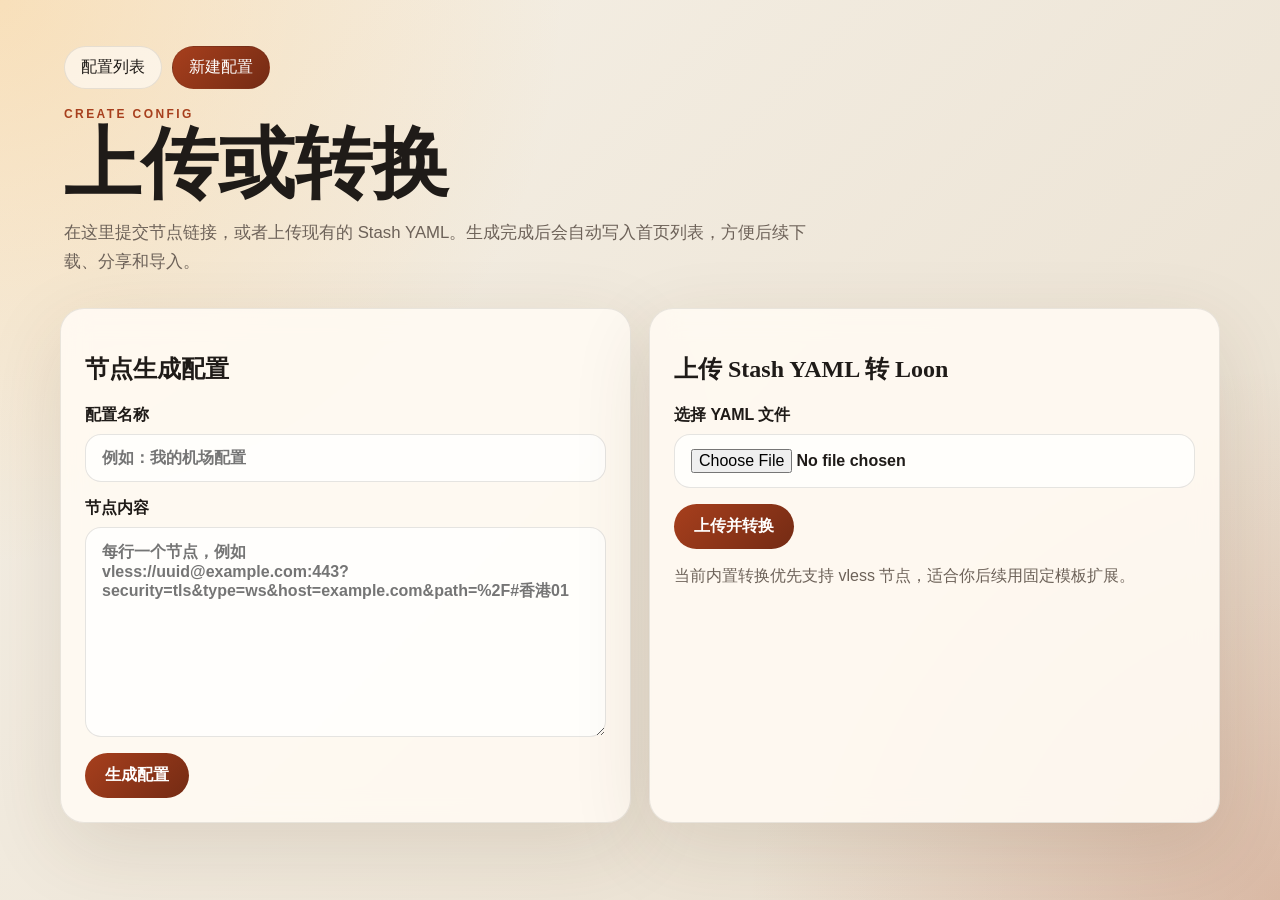
<file: static/convert.html>
<!DOCTYPE html>
<html lang="zh-CN">
  <head>
    <meta charset="UTF-8" />
    <meta name="viewport" content="width=device-width, initial-scale=1.0" />
    <title>新建配置 - Stash And Loon</title>
    <link rel="stylesheet" href="/static/style.css" />
  </head>
  <body>
    <main class="page">
      <nav class="top-nav">
        <a class="nav-link" href="/">配置列表</a>
        <a class="nav-link nav-link-active" href="/convert">新建配置</a>
      </nav>

      <section class="hero hero-compact">
        <p class="eyebrow">Create Config</p>
        <h1>上传或转换</h1>
        <p class="hero-copy">
          在这里提交节点链接，或者上传现有的 Stash YAML。生成完成后会自动写入首页列表，方便后续下载、分享和导入。
        </p>
      </section>

      <section class="grid">
        <article class="card">
          <h2>节点生成配置</h2>
          <form id="generate-form">
            <label>
              配置名称
              <input type="text" name="profile_name" placeholder="例如：我的机场配置" />
            </label>
            <label>
              节点内容
              <textarea
                name="node_text"
                rows="10"
                placeholder="每行一个节点，例如&#10;vless://uuid@example.com:443?security=tls&type=ws&host=example.com&path=%2F#香港01"
                required
              ></textarea>
            </label>
            <button type="submit">生成配置</button>
          </form>
        </article>

        <article class="card">
          <h2>上传 Stash YAML 转 Loon</h2>
          <form id="upload-form">
            <label>
              选择 YAML 文件
              <input type="file" id="yaml-file" accept=".yaml,.yml,text/yaml,text/plain" required />
            </label>
            <button type="submit">上传并转换</button>
          </form>
          <p class="hint">当前内置转换优先支持 vless 节点，适合你后续用固定模板扩展。</p>
        </article>
      </section>

      <section id="result" class="card hidden">
        <h2>生成结果</h2>
        <div class="result-grid">
          <div>
            <h3>文件与导入</h3>
            <div id="links" class="links"></div>
          </div>
          <div>
            <h3>Stash 预览</h3>
            <pre id="stash-preview"></pre>
          </div>
          <div>
            <h3>Loon 预览</h3>
            <pre id="loon-preview"></pre>
          </div>
        </div>
      </section>
    </main>

    <script src="/static/app.js"></script>
  </body>
</html>
</file>
<file: static/style.css>
:root {
  --bg: #f3efe5;
  --panel: rgba(255, 250, 242, 0.92);
  --panel-border: rgba(47, 43, 38, 0.1);
  --ink: #1f1b18;
  --muted: #6d6259;
  --accent: #a73f1d;
  --accent-dark: #742b14;
  --shadow: 0 24px 80px rgba(71, 48, 28, 0.12);
  --radius: 24px;
}

* {
  box-sizing: border-box;
}

body {
  margin: 0;
  min-height: 100vh;
  color: var(--ink);
  font-family: "Avenir Next", "PingFang SC", "Microsoft YaHei", sans-serif;
  background:
    radial-gradient(circle at top left, rgba(255, 179, 71, 0.28), transparent 36%),
    radial-gradient(circle at bottom right, rgba(167, 63, 29, 0.24), transparent 34%),
    linear-gradient(135deg, #f6f1e7, #e9dfcf);
}

.page {
  width: min(1160px, calc(100vw - 32px));
  margin: 0 auto;
  padding: 40px 0 56px;
}

.hero {
  padding: 24px 4px 32px;
}

.hero-compact {
  padding-top: 10px;
}

.top-nav {
  display: flex;
  gap: 10px;
  padding: 6px 4px 8px;
}

.nav-link {
  display: inline-flex;
  align-items: center;
  justify-content: center;
  padding: 10px 16px;
  border-radius: 999px;
  text-decoration: none;
  color: var(--ink);
  background: rgba(255, 255, 255, 0.56);
  border: 1px solid rgba(47, 43, 38, 0.1);
}

.nav-link-active {
  background: linear-gradient(135deg, var(--accent), var(--accent-dark));
  color: #fff;
}

.eyebrow {
  margin: 0 0 8px;
  text-transform: uppercase;
  letter-spacing: 0.2em;
  color: var(--accent);
  font-size: 12px;
  font-weight: 700;
}

h1,
h2,
h3 {
  font-family: Georgia, "Times New Roman", serif;
}

h1 {
  margin: 0;
  font-size: clamp(2.4rem, 7vw, 4.8rem);
  line-height: 0.94;
}

.hero-copy {
  max-width: 760px;
  margin: 18px 0 0;
  color: var(--muted);
  font-size: 1.05rem;
  line-height: 1.7;
}

.grid {
  display: grid;
  grid-template-columns: repeat(2, minmax(0, 1fr));
  gap: 18px;
}

.card {
  background: var(--panel);
  border: 1px solid var(--panel-border);
  border-radius: var(--radius);
  box-shadow: var(--shadow);
  padding: 24px;
  backdrop-filter: blur(14px);
}

form {
  display: grid;
  gap: 16px;
}

label {
  display: grid;
  gap: 8px;
  font-weight: 600;
}

input,
textarea,
button {
  font: inherit;
}

input,
textarea {
  width: 100%;
  padding: 14px 16px;
  border-radius: 16px;
  border: 1px solid rgba(47, 43, 38, 0.12);
  background: rgba(255, 255, 255, 0.7);
  color: var(--ink);
}

textarea {
  resize: vertical;
  min-height: 210px;
}

button {
  width: fit-content;
  border: 0;
  border-radius: 999px;
  padding: 12px 20px;
  background: linear-gradient(135deg, var(--accent), var(--accent-dark));
  color: #fff;
  cursor: pointer;
  font-weight: 700;
}

button:hover {
  filter: brightness(1.05);
}

.hint {
  margin: 14px 0 0;
  color: var(--muted);
  line-height: 1.6;
}

.section-head {
  display: flex;
  align-items: center;
  justify-content: space-between;
  gap: 16px;
}

.section-actions {
  display: flex;
  align-items: center;
  gap: 10px;
}

.hidden {
  display: none;
}

.result-grid {
  display: grid;
  grid-template-columns: 1fr;
  gap: 18px;
}

.links {
  display: grid;
  gap: 10px;
}

.links a {
  color: var(--accent-dark);
  word-break: break-all;
}

.records-list {
  display: grid;
  gap: 16px;
  margin-top: 18px;
}

.record-card {
  border: 1px solid rgba(47, 43, 38, 0.1);
  border-radius: 20px;
  padding: 18px;
  background: rgba(255, 255, 255, 0.58);
}

.record-top {
  display: flex;
  align-items: flex-start;
  justify-content: space-between;
  gap: 16px;
}

.record-top h3 {
  margin: 0 0 6px;
  font-size: 1.2rem;
}

.record-meta {
  margin: 0;
  color: var(--muted);
}

.record-token {
  padding: 6px 10px;
  border-radius: 999px;
  background: rgba(167, 63, 29, 0.08);
  color: var(--accent-dark);
  font-size: 0.82rem;
}

.record-links {
  display: grid;
  gap: 8px;
  margin-top: 14px;
}

.record-links a {
  color: var(--accent-dark);
  word-break: break-all;
}

.record-actions {
  display: flex;
  flex-wrap: wrap;
  gap: 10px;
  margin-top: 16px;
}

.action-button,
.ghost-button {
  display: inline-flex;
  align-items: center;
  justify-content: center;
  text-decoration: none;
}

.action-button {
  border: 0;
  border-radius: 999px;
  padding: 10px 16px;
  background: rgba(47, 43, 38, 0.08);
  color: var(--ink);
  cursor: pointer;
}

.accent-button {
  background: linear-gradient(135deg, var(--accent), var(--accent-dark));
  color: #fff;
}

.ghost-button {
  border: 1px solid rgba(47, 43, 38, 0.14);
  background: rgba(255, 255, 255, 0.72);
  color: var(--ink);
}

.empty-state {
  margin-top: 18px;
  padding: 18px;
  border-radius: 18px;
  background: rgba(255, 255, 255, 0.58);
  color: var(--muted);
}

pre {
  margin: 0;
  padding: 16px;
  overflow: auto;
  border-radius: 18px;
  background: #211d1b;
  color: #f8efe4;
  font-size: 0.9rem;
  line-height: 1.55;
}

@media (max-width: 860px) {
  .grid {
    grid-template-columns: 1fr;
  }

  .page {
    width: min(100vw - 20px, 1160px);
    padding-top: 24px;
  }

  .section-head,
  .record-top,
  .section-actions,
  .top-nav {
    flex-direction: column;
  }

  .card {
    padding: 18px;
  }
}
</file>
